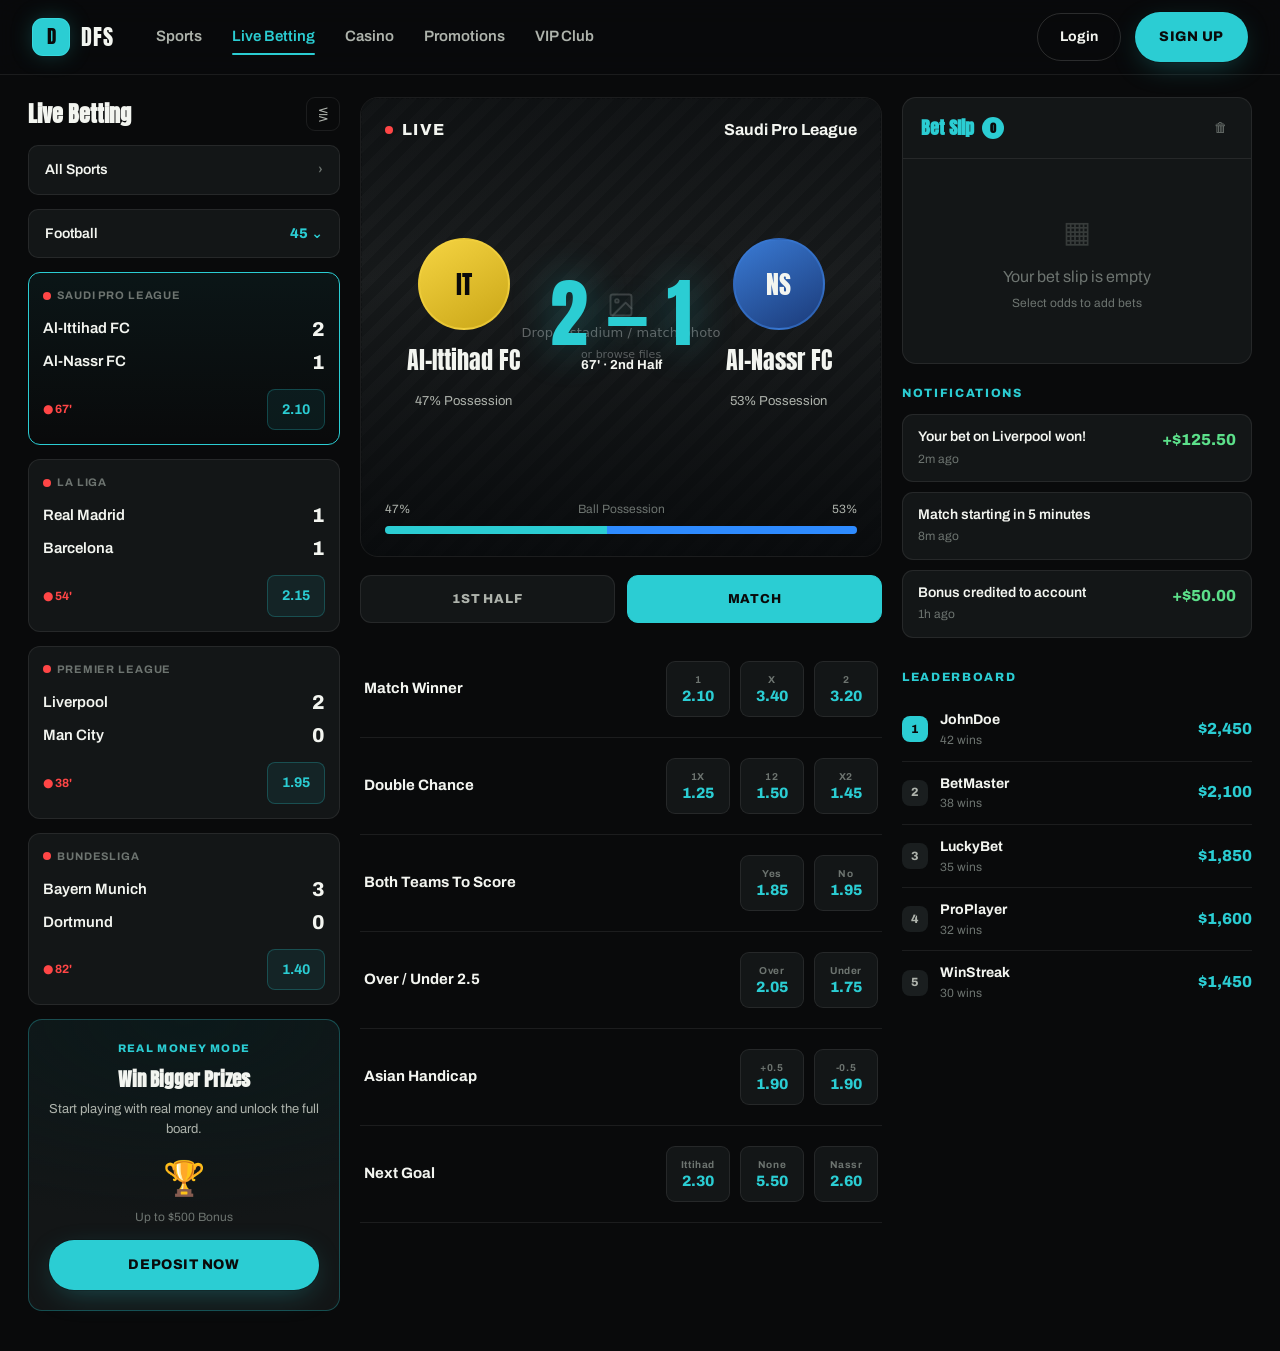
<file: Live Betting.html>
<!DOCTYPE html>
<html lang="en">
<head>
<meta charset="UTF-8">
<meta name="viewport" content="width=device-width, initial-scale=1.0">
<title>DFS — Live Betting</title>
<link rel="preconnect" href="https://fonts.googleapis.com">
<link rel="preconnect" href="https://fonts.gstatic.com" crossorigin>
<link href="https://fonts.googleapis.com/css2?family=Anton&family=Archivo:ital,wght@0,400;0,500;0,600;0,700;0,800;0,900;1,700;1,900&display=swap" rel="stylesheet">
<link rel="stylesheet" href="dfs.css">
<link rel="stylesheet" href="live.css">
</head>
<body>

<!-- ============ NAV ============ -->
<nav class="nav">
  <div class="wrap nav-inner" style="max-width:1640px">
    <a class="brand" href="DFS.html">
      <span class="brand-badge">D</span>
      <span class="brand-word">DFS</span>
    </a>
    <div class="nav-links">
      <a href="DFS.html">Sports</a>
      <a href="Live Betting.html" class="active">Live Betting</a>
      <a href="#">Casino</a>
      <a href="#">Promotions</a>
      <a href="#">VIP Club</a>
    </div>
    <div class="nav-right">
      <a href="#" class="nav-login">Login</a>
      <a href="#" class="btn btn-lime">Sign Up</a>
    </div>
  </div>
</nav>

<!-- ============ APP SHELL ============ -->
<main class="app" id="betSlip">

  <!-- ===== LEFT RAIL ===== -->
  <aside class="rail left">
    <div class="rail-head">
      <h2>Live Betting</h2>
      <button class="filt" aria-label="Filter">⋚</button>
    </div>
    <div class="select"><span>All Sports</span><span class="chev">›</span></div>
    <div class="select lime-count"><span>Football</span><span class="c">45 ⌄</span></div>

    <div class="rail-match active">
      <div class="lg"><span class="livedot"></span> Saudi Pro League</div>
      <div class="row"><span>Al-Ittihad FC</span><span class="sc">2</span></div>
      <div class="row"><span>Al-Nassr FC</span><span class="sc">1</span></div>
      <div class="foot"><span class="min2">● 67'</span><span class="odds" data-id="rl0" data-name="Al-Ittihad FC" data-mkt="Live · Win" data-odd="2.10" onclick="addBet(this)">2.10</span></div>
    </div>
    <div class="rail-match">
      <div class="lg"><span class="livedot"></span> La Liga</div>
      <div class="row"><span>Real Madrid</span><span class="sc">1</span></div>
      <div class="row"><span>Barcelona</span><span class="sc">1</span></div>
      <div class="foot"><span class="min2">● 54'</span><span class="odds" data-id="rl1" data-name="Real Madrid" data-mkt="Live · Win" data-odd="2.15" onclick="addBet(this)">2.15</span></div>
    </div>
    <div class="rail-match">
      <div class="lg"><span class="livedot"></span> Premier League</div>
      <div class="row"><span>Liverpool</span><span class="sc">2</span></div>
      <div class="row"><span>Man City</span><span class="sc">0</span></div>
      <div class="foot"><span class="min2">● 38'</span><span class="odds" data-id="rl2" data-name="Liverpool" data-mkt="Live · Win" data-odd="1.95" onclick="addBet(this)">1.95</span></div>
    </div>
    <div class="rail-match">
      <div class="lg"><span class="livedot"></span> Bundesliga</div>
      <div class="row"><span>Bayern Munich</span><span class="sc">3</span></div>
      <div class="row"><span>Dortmund</span><span class="sc">0</span></div>
      <div class="foot"><span class="min2">● 82'</span><span class="odds" data-id="rl3" data-name="Bayern Munich" data-mkt="Live · Win" data-odd="1.40" onclick="addBet(this)">1.40</span></div>
    </div>

    <div class="promo-card">
      <div class="pc-eye">Real Money Mode</div>
      <h3>Win Bigger Prizes</h3>
      <p>Start playing with real money and unlock the full board.</p>
      <div class="trophy">🏆</div>
      <div class="bonus">Up to $500 Bonus</div>
      <a href="#" class="btn btn-lime" style="width:100%;justify-content:center">Deposit Now</a>
    </div>
  </aside>

  <!-- ===== CENTER ===== -->
  <section class="center">
    <div class="live-hero">
      <image-slot id="live-stadium" class="bgslot" shape="rect" placeholder="Drop a stadium / match photo"></image-slot>
      <div class="lh-top">
        <span class="lh-live"><span class="livedot"></span> LIVE</span>
        <span class="lh-league">Saudi Pro League</span>
      </div>
      <div class="lh-body">
        <div class="lh-team">
          <div class="lh-crest" style="background:linear-gradient(150deg,#f5d442,#caa617);color:#0a0a0a;border-color:rgba(245,212,66,.6)">IT</div>
          <div class="nm">Al-Ittihad FC</div>
          <div class="poss">47% Possession</div>
        </div>
        <div class="lh-score">
          <div class="s">2 — 1</div>
          <div class="clock">67' · 2nd Half</div>
        </div>
        <div class="lh-team">
          <div class="lh-crest" style="background:linear-gradient(150deg,#3a7bd5,#1b3a78);border-color:rgba(58,123,213,.6)">NS</div>
          <div class="nm">Al-Nassr FC</div>
          <div class="poss">53% Possession</div>
        </div>
      </div>
      <div class="lh-poss">
        <div class="labels"><span>47%</span><span class="mid">Ball Possession</span><span>53%</span></div>
        <div class="poss-bar"><div class="home" style="width:47%"></div><div class="away" style="width:53%"></div></div>
      </div>
    </div>

    <div class="mkt-tabs">
      <button class="mkt-tab">1st Half</button>
      <button class="mkt-tab active">Match</button>
    </div>

    <div class="mkt-list" id="mktList"></div>
  </section>

  <!-- ===== RIGHT RAIL ===== -->
  <aside class="rail right">
    <div class="panel">
      <div class="slip-head">
        <h3>Bet Slip <span class="badge" id="slipCount">0</span></h3>
        <button class="clr" aria-label="Clear">🗑</button>
      </div>
      <div class="slip-body" id="slipBody"></div>
      <div class="slip-stake" id="slipStake">
        <div class="stake-row"><span>Combined Odds</span><b id="combinedOdds">1.00</b></div>
        <input class="stake-input" id="stakeInput" type="number" value="25" min="0" aria-label="Stake">
        <div class="quick">
          <button data-quick="10">$10</button>
          <button data-quick="25">$25</button>
          <button data-quick="50">$50</button>
          <button data-quick="100">$100</button>
        </div>
        <div class="payout-row"><span class="pl">Potential Payout</span><span class="pv" id="slipPayout">$0.00</span></div>
        <button class="btn btn-lime place">Place Bet →</button>
      </div>
    </div>

    <div class="side-block">
      <h4>Notifications</h4>
      <div class="notif"><div><div class="nx">Your bet on Liverpool won!</div><div class="nt">2m ago</div></div><div class="amt pos">+$125.50</div></div>
      <div class="notif"><div><div class="nx">Match starting in 5 minutes</div><div class="nt">8m ago</div></div></div>
      <div class="notif"><div><div class="nx">Bonus credited to account</div><div class="nt">1h ago</div></div><div class="amt pos">+$50.00</div></div>
    </div>

    <div class="side-block">
      <h4>Leaderboard</h4>
      <div class="lb-row"><span class="rk g1">1</span><div class="who"><div class="nm">JohnDoe</div><div class="wn">42 wins</div></div><span class="cash">$2,450</span></div>
      <div class="lb-row"><span class="rk">2</span><div class="who"><div class="nm">BetMaster</div><div class="wn">38 wins</div></div><span class="cash">$2,100</span></div>
      <div class="lb-row"><span class="rk">3</span><div class="who"><div class="nm">LuckyBet</div><div class="wn">35 wins</div></div><span class="cash">$1,850</span></div>
      <div class="lb-row"><span class="rk">4</span><div class="who"><div class="nm">ProPlayer</div><div class="wn">32 wins</div></div><span class="cash">$1,600</span></div>
      <div class="lb-row" style="border-bottom:none"><span class="rk">5</span><div class="who"><div class="nm">WinStreak</div><div class="wn">30 wins</div></div><span class="cash">$1,450</span></div>
    </div>
  </aside>

</main>

<script src="image-slot.js"></script>
<script>
  /* market list for the live match */
  (function () {
    const markets = [
      ["Match Winner", [["1", "2.10"], ["X", "3.40"], ["2", "3.20"]]],
      ["Double Chance", [["1X", "1.25"], ["12", "1.50"], ["X2", "1.45"]]],
      ["Both Teams To Score", [["Yes", "1.85"], ["No", "1.95"]]],
      ["Over / Under 2.5", [["Over", "2.05"], ["Under", "1.75"]]],
      ["Asian Handicap", [["+0.5", "1.90"], ["-0.5", "1.90"]]],
      ["Next Goal", [["Ittihad", "2.30"], ["None", "5.50"], ["Nassr", "2.60"]]],
    ];
    const el = document.getElementById("mktList");
    el.innerHTML = markets
      .map((m, gi) => {
        const odds = m[1]
          .map(
            (o, oi) =>
              `<button class="mkt-odd" data-id="m${gi}-${oi}" data-name="${m[0]}" data-mkt="Al-Ittihad vs Al-Nassr · ${o[0]}" data-odd="${o[1]}" onclick="addBet(this)"><span class="tag">${o[0]}</span>${o[1]}</button>`
          )
          .join("");
        return `<div class="mkt-group"><div class="lbl">${m[0]}</div><div class="mkt-odds">${odds}</div></div>`;
      })
      .join("");
  })();
</script>
<script src="app.js"></script>
</body>
</html>
</file>
<file: dfs.css>
/* ============================================================
   DFS — design tokens + base
   ============================================================ */
:root {
  /* near-black neutrals (slightly cool) */
  --bg:        #090a0b;
  --bg-2:      #0d0f10;
  --surface:   #131617;
  --surface-2: #1a1e1f;
  --raised:    #20262a;
  --line:      rgba(255,255,255,0.08);
  --line-2:    rgba(255,255,255,0.14);

  /* text */
  --ink:       #f3f5f0;
  --ink-2:     #aeb3ac;
  --ink-3:     #6d7470;

  /* accent — DFS cyan */
  --lime:      #2bcdd3;
  --lime-dim:  #1c8d92;
  --lime-glow: rgba(43,205,211,0.35);

  /* semantic */
  --live:      #ff4646;
  --up:        #5ce08a;
  --down:      #ff6a5e;

  --radius:    14px;
  --radius-sm: 9px;
  --maxw:      1280px;

  --display: "Anton", "Arial Narrow", sans-serif;
  --sans: "Archivo", system-ui, sans-serif;
}

* { box-sizing: border-box; }
html { -webkit-text-size-adjust: 100%; }
body {
  margin: 0;
  background: var(--bg);
  color: var(--ink);
  font-family: var(--sans);
  font-size: 16px;
  line-height: 1.55;
  -webkit-font-smoothing: antialiased;
  text-rendering: optimizeLegibility;
}
img { display: block; max-width: 100%; }
a { color: inherit; text-decoration: none; }
button { font-family: inherit; cursor: pointer; border: none; background: none; color: inherit; }
::selection { background: var(--lime); color: #000; }

.wrap { width: 100%; max-width: var(--maxw); margin: 0 auto; padding: 0 32px; }

/* display helpers */
.display {
  font-family: var(--display);
  font-weight: 400;
  text-transform: uppercase;
  letter-spacing: 0.01em;
  line-height: 0.92;
  font-style: normal;
}
.italic { font-style: italic; transform: skewX(-7deg); transform-origin: left bottom; display: inline-block; }
.lime { color: var(--lime); }
.eyebrow {
  font-family: var(--sans);
  font-weight: 700;
  font-size: 12px;
  letter-spacing: 0.22em;
  text-transform: uppercase;
  color: var(--ink-3);
}
.eyebrow.on-lime { color: var(--lime); }

/* buttons */
.btn {
  display: inline-flex; align-items: center; gap: 10px;
  font-family: var(--sans); font-weight: 800; font-size: 14px;
  letter-spacing: 0.04em; text-transform: uppercase;
  padding: 14px 24px; border-radius: 999px;
  transition: transform .12s ease, box-shadow .2s ease, background .2s ease;
  white-space: nowrap;
}
.btn:active { transform: translateY(1px); }
.btn-lime { background: var(--lime); color: #0a0a0a; box-shadow: 0 0 0 1px rgba(0,0,0,0.2), 0 8px 30px -8px var(--lime-glow); }
.btn-lime:hover { box-shadow: 0 0 0 1px rgba(0,0,0,0.2), 0 10px 40px -6px var(--lime-glow); transform: translateY(-1px); }
.btn-ghost { border: 1px solid var(--line-2); color: var(--ink); background: rgba(255,255,255,0.02); }
.btn-ghost:hover { border-color: var(--lime); color: var(--lime); }
.btn-arrow { font-size: 1.1em; line-height: 1; }

/* generic section */
.section { padding: 96px 0; position: relative; }
.section-head { margin-bottom: 44px; }

/* odds chip */
.odds {
  font-variant-numeric: tabular-nums;
  font-weight: 700; font-size: 14px;
  color: var(--lime);
  background: rgba(43,205,211,0.08);
  border: 1px solid rgba(43,205,211,0.25);
  border-radius: 8px;
  padding: 9px 0; min-width: 58px; text-align: center;
  transition: background .15s ease, transform .1s ease;
  cursor: pointer; display: inline-block;
}
.odds:hover { background: rgba(43,205,211,0.18); }
.odds.sel { background: var(--lime); color: #0a0a0a; border-color: var(--lime); }

/* live dot */
.livedot { width: 8px; height: 8px; border-radius: 50%; background: var(--live); box-shadow: 0 0 0 0 rgba(255,70,70,0.5); animation: pulse 1.8s infinite; display: inline-block; }
@keyframes pulse { 0% { box-shadow: 0 0 0 0 rgba(255,70,70,0.55); } 70% { box-shadow: 0 0 0 7px rgba(255,70,70,0); } 100% { box-shadow: 0 0 0 0 rgba(255,70,70,0); } }

/* brand mark */
.brand { display: inline-flex; align-items: center; gap: 11px; }
.brand-badge {
  width: 38px; height: 38px; border-radius: 11px;
  background: var(--lime);
  display: grid; place-items: center;
  font-family: var(--display); font-size: 19px; color: #0a0a0a;
  box-shadow: 0 0 24px -4px var(--lime-glow);
  position: relative;
}
.brand-badge::after { content:""; position:absolute; inset:0; border-radius:11px; border:1px solid rgba(255,255,255,0.25); mix-blend-mode: overlay; }
.brand-word { font-family: var(--display); font-size: 22px; letter-spacing: 0.04em; }

/* ============================================================ NAV */
.nav {
  position: sticky; top: 0; z-index: 50;
  background: rgba(9,10,11,0.82);
  backdrop-filter: blur(14px);
  border-bottom: 1px solid var(--line);
}
.nav-inner { display: flex; align-items: center; gap: 36px; height: 74px; }
.nav-links { display: flex; gap: 30px; margin-left: 6px; }
.nav-links a { font-weight: 600; font-size: 15px; color: var(--ink-2); position: relative; padding: 4px 0; transition: color .15s; }
.nav-links a:hover { color: var(--ink); }
.nav-links a.active { color: var(--lime); }
.nav-links a.active::after { content:""; position:absolute; left:0; right:0; bottom:-2px; height:2px; background: var(--lime); border-radius:2px; }
.nav-right { margin-left: auto; display: flex; align-items: center; gap: 14px; }
.nav-login { font-weight: 700; font-size: 14px; padding: 12px 22px; border-radius: 999px; border: 1px solid var(--line-2); white-space: nowrap; }
.nav-login:hover { border-color: var(--lime); }

/* ============================================================ TICKER */
.ticker { border-bottom: 1px solid var(--line); background: var(--bg-2); overflow: hidden; }
.ticker-track { display: flex; gap: 0; white-space: nowrap; animation: scroll 40s linear infinite; will-change: transform; }
.ticker:hover .ticker-track { animation-play-state: paused; }
@keyframes scroll { to { transform: translateX(-50%); } }
.tick { display: inline-flex; align-items: center; gap: 12px; padding: 11px 26px; border-right: 1px solid var(--line); font-size: 13px; color: var(--ink-2); }
.tick b { color: var(--ink); font-weight: 700; }
.tick .o { color: var(--lime); font-weight: 700; font-variant-numeric: tabular-nums; }
.tick .min { color: var(--live); font-weight: 700; font-size: 12px; }

@media (prefers-reduced-motion: reduce) { .ticker-track { animation: none; } }

/* ============================================================ HERO */
.hero { position: relative; overflow: hidden; padding: 80px 0 64px; }
.hero::before {
  content:""; position:absolute; inset:0;
  background:
    radial-gradient(900px 520px at 78% 30%, rgba(43,205,211,0.10), transparent 60%),
    radial-gradient(700px 600px at 10% 90%, rgba(43,205,211,0.05), transparent 55%);
  pointer-events: none;
}
.hero-grid { display: grid; grid-template-columns: 1.02fr 0.98fr; gap: 48px; align-items: center; position: relative; }
.hero h1 { margin: 18px 0 0; font-size: clamp(46px, 6vw, 88px); }
.hero h1 .row { display: block; white-space: nowrap; }
.hero h1 .italic { padding-right: 0.12em; }
.hero p.lead { color: var(--ink-2); font-size: 18px; max-width: 460px; margin: 22px 0 30px; }
.hero-cta { display: flex; align-items: center; gap: 14px; flex-wrap: wrap; }
.store-row { display: flex; gap: 12px; margin-top: 18px; }
.store {
  display: flex; align-items: center; gap: 10px;
  border: 1px solid var(--line-2); border-radius: 12px;
  padding: 9px 16px; background: rgba(255,255,255,0.02);
}
.store:hover { border-color: var(--line-2); background: rgba(255,255,255,0.05); }
.store .ico { width: 22px; height: 22px; color: var(--ink); }
.store .t { line-height: 1.1; }
.store .t small { display:block; font-size: 9px; color: var(--ink-3); letter-spacing: 0.12em; text-transform: uppercase; }
.store .t span { font-weight: 700; font-size: 14px; }

.stats { display: flex; gap: 40px; margin-top: 44px; padding-top: 30px; border-top: 1px solid var(--line); }
.stat .n { font-family: var(--display); font-size: 40px; color: var(--lime); line-height: 1; }
.stat .l { font-size: 11px; letter-spacing: 0.16em; text-transform: uppercase; color: var(--ink-3); margin-top: 8px; font-weight: 700; }

/* hero visual */
.hero-visual { position: relative; aspect-ratio: auto; height: 660px; display: flex; align-items: center; justify-content: center; }
.hero-phone { position: absolute; inset: 0; width: 100%; height: 100%; border: 0; background: transparent; pointer-events: none; }
.hero-shot {
  position: absolute; inset: 4% 8% 0 8%;
  border-radius: 22px; overflow: hidden;
  border: 1px solid var(--line-2);
  box-shadow: 0 40px 120px -30px rgba(0,0,0,0.8), 0 0 60px -20px var(--lime-glow);
}
.float-coin {
  position: absolute; width: 64px; height: 64px; border-radius: 50%;
  display: grid; place-items: center; font-family: var(--display); font-size: 22px;
  background: radial-gradient(circle at 35% 30%, #1c2426, #0c1011);
  border: 1px solid rgba(43,205,211,0.5); color: var(--lime);
  box-shadow: 0 0 30px -4px var(--lime-glow); animation: bob 4s ease-in-out infinite;
}
.float-coin.c1 { top: 6%; right: 2%; }
.float-coin.c2 { bottom: 16%; left: -1%; animation-delay: -2s; }
@keyframes bob { 50% { transform: translateY(-14px); } }

/* ============================================================ PHONE MOCKUP */
.phone {
  position: relative; width: min(310px, 80%); margin: 0 auto;
  aspect-ratio: 9 / 19; border-radius: 44px;
  background: linear-gradient(160deg, #20262a, #0a0c0d);
  padding: 11px;
  box-shadow: 0 50px 120px -30px rgba(0,0,0,0.85), 0 0 70px -28px var(--lime-glow), inset 0 0 0 1px rgba(255,255,255,0.08);
}
.phone .screen { position: relative; height: 100%; border-radius: 34px; overflow: hidden; background: radial-gradient(120% 80% at 50% 0%, #11331f 0%, #0a0f0c 45%, #070908 100%); display: flex; flex-direction: column; }
.phone .notch { position: absolute; top: 9px; left: 50%; transform: translateX(-50%); width: 92px; height: 22px; background: #000; border-radius: 0 0 14px 14px; z-index: 5; }
.scr-status { display: flex; justify-content: space-between; align-items: center; padding: 12px 18px 4px; font-size: 11px; font-weight: 700; color: var(--ink); }
.scr-status .dots { letter-spacing: 1px; opacity: .8; }
.scr-head { display: flex; justify-content: space-between; align-items: center; padding: 8px 16px; }
.scr-head .lv { display: flex; align-items: center; gap: 6px; font-size: 11px; font-weight: 800; letter-spacing: .08em; }
.scr-head .lg { font-size: 11px; color: var(--ink-2); font-weight: 600; }
.scr-match { display: grid; grid-template-columns: 1fr auto 1fr; align-items: center; gap: 8px; padding: 6px 16px 14px; }
.scr-tm { display: flex; flex-direction: column; align-items: center; gap: 7px; }
.scr-tm .cr { width: 44px; height: 44px; border-radius: 50%; display: grid; place-items: center; font-family: var(--display); font-size: 15px; color: #0a0a0a; }
.scr-tm .cr.a { background: linear-gradient(150deg,#f5d442,#caa617); }
.scr-tm .cr.b { background: linear-gradient(150deg,#3a7bd5,#1b3a78); color:#fff; }
.scr-tm .nm { font-size: 11px; font-weight: 700; }
.scr-sc { text-align: center; }
.scr-sc .n { font-family: var(--display); font-size: 30px; color: var(--lime); line-height: 1; }
.scr-sc .t { font-size: 9px; color: var(--live); font-weight: 700; }
.scr-stats { background: rgba(255,255,255,0.03); border-top: 1px solid var(--line); border-bottom: 1px solid var(--line); padding: 12px 16px; display: flex; flex-direction: column; gap: 10px; }
.scr-stat .sl { display: flex; justify-content: space-between; font-size: 10px; color: var(--ink-2); font-weight: 600; margin-bottom: 4px; }
.scr-stat .bar { height: 5px; border-radius: 4px; background: rgba(255,255,255,0.08); display: flex; }
.scr-stat .bar i { background: var(--lime); border-radius: 4px; }
.scr-stat .bar i.r { background: #3a7bd5; margin-left: auto; }
.scr-odds-h { font-size: 10px; font-weight: 800; letter-spacing: .1em; color: var(--ink-3); padding: 12px 16px 6px; }
.scr-odds { display: grid; grid-template-columns: repeat(3,1fr); gap: 8px; padding: 0 16px; }
.scr-odds .o { background: rgba(255,255,255,0.04); border: 1px solid var(--line); border-radius: 9px; text-align: center; padding: 8px 0; }
.scr-odds .o .k { font-size: 9px; color: var(--ink-3); font-weight: 700; }
.scr-odds .o .v { font-size: 13px; font-weight: 800; color: var(--lime); font-variant-numeric: tabular-nums; }
.scr-odds .o.hot { background: var(--lime); border-color: var(--lime); }
.scr-odds .o.hot .k { color: rgba(0,0,0,.55); }
.scr-odds .o.hot .v { color: #0a0a0a; }
.scr-cta { margin: auto 16px 18px; background: var(--lime); color: #0a0a0a; border-radius: 11px; text-align: center; padding: 12px; font-weight: 800; font-size: 12px; letter-spacing: .06em; }

/* promo phone — bet slip variant */
.scr-slip { padding: 14px 16px; display: flex; flex-direction: column; gap: 9px; }
.scr-slip .sh { font-family: var(--display); font-size: 16px; color: var(--lime); }
.slip-row { background: rgba(255,255,255,0.04); border: 1px solid var(--line); border-radius: 10px; padding: 9px 11px; }
.slip-row .a { display: flex; justify-content: space-between; gap: 8px; font-size: 11px; font-weight: 700; }
.slip-row .a span:first-child { white-space: nowrap; overflow: hidden; text-overflow: ellipsis; }
.slip-row .a .o2 { color: var(--lime); flex: none; }
.slip-row .b2 { font-size: 9px; color: var(--ink-3); margin-top: 4px; }
.scr-win { margin-top: auto; background: linear-gradient(160deg, rgba(92,224,138,.16), rgba(92,224,138,.04)); border: 1px solid rgba(92,224,138,.35); border-radius: 14px; padding: 16px; text-align: center; }
.scr-win .wl { font-size: 10px; color: var(--up); font-weight: 800; letter-spacing: .1em; }
.scr-win .wn { font-family: var(--display); font-size: 34px; color: var(--up); line-height: 1.1; }

/* ============================================================ SPORT TILE */
.sport-tile { position: absolute; inset: 0; overflow: hidden; }
.sport-tile::before { content:""; position:absolute; inset:0; background: repeating-linear-gradient(125deg, rgba(255,255,255,0.05) 0 2px, transparent 2px 9px); opacity:.5; }
.phone .glyph,
.sport-tile .glyph { position: absolute; right: 12px; bottom: 52px; font-family: var(--display); font-size: 52px; line-height: .8; color: rgba(255,255,255,0.09); letter-spacing: -1px; }
.tile-football   { background: radial-gradient(120% 90% at 30% 10%, #1f5132, #0b1a11); }
.tile-cricket    { background: radial-gradient(120% 90% at 30% 10%, #1d4a59, #0a1519); }
.tile-tennis     { background: radial-gradient(120% 90% at 30% 10%, #4a5520, #15170a); }
.tile-basketball { background: radial-gradient(120% 90% at 30% 10%, #5a3318, #1a0f08); }
.tile-baseball   { background: radial-gradient(120% 90% at 30% 10%, #2a3a5a, #0c111a); }

/* ============================================================ STADIUM SCENE (live page) */
.stadium-bg { position: absolute; inset: 0; z-index: 0; overflow: hidden;
  background:
    radial-gradient(60% 45% at 20% 8%, rgba(150,190,255,0.18), transparent 60%),
    radial-gradient(60% 45% at 80% 8%, rgba(150,190,255,0.18), transparent 60%),
    radial-gradient(120% 80% at 50% 120%, #0e3a2a 0%, #0a2030 45%, #060c12 100%);
}
.stadium-bg::before { content:""; position:absolute; left:50%; bottom:-30%; transform:translateX(-50%);
  width:130%; height:75%; border-radius:50%;
  background: radial-gradient(closest-side, rgba(40,120,80,0.55), rgba(20,60,45,0.2) 70%, transparent);
  box-shadow: inset 0 0 80px rgba(0,0,0,0.6);
}
.stadium-bg::after { content:""; position:absolute; inset:0;
  background:
    repeating-linear-gradient(90deg, transparent 0 38px, rgba(255,255,255,0.025) 38px 40px),
    repeating-linear-gradient(0deg, transparent 0 38px, rgba(255,255,255,0.02) 38px 40px);
  mask: radial-gradient(120% 80% at 50% 120%, #000 35%, transparent 70%);
  -webkit-mask: radial-gradient(120% 80% at 50% 120%, #000 35%, transparent 70%);
}

/* ============================================================ STRIPE / placeholder */
.ph {
  background:
    repeating-linear-gradient(135deg, rgba(255,255,255,0.035) 0 10px, rgba(255,255,255,0.06) 10px 20px),
    var(--surface);
  display: grid; place-items: center;
}
.ph .lbl { font-family: monospace; font-size: 11px; color: var(--ink-3); letter-spacing: 0.05em; text-align:center; padding: 8px; }
image-slot {
  display: block;
  background:
    repeating-linear-gradient(135deg, rgba(255,255,255,0.035) 0 10px, rgba(255,255,255,0.06) 10px 20px),
    var(--surface);
  color: rgba(255,255,255,0.5) !important;
}

/* ============================================================ SPORTS */
.sports { background: linear-gradient(180deg, var(--bg) 0%, #0c1206 50%, var(--bg) 100%); }
.sports h2 { font-size: clamp(40px, 5vw, 68px); }
.sports .sub { color: var(--ink-2); max-width: 520px; margin-top: 14px; }
.sport-grid { display: grid; grid-template-columns: repeat(5, 1fr); gap: 16px; margin-top: 48px; }
.sport-card {
  position: relative; aspect-ratio: 3/4; border-radius: var(--radius);
  overflow: hidden; border: 1px solid var(--line);
  transition: transform .2s ease, border-color .2s ease;
}
.sport-card:hover { transform: translateY(-6px); border-color: rgba(43,205,211,0.5); }
.sport-card image-slot, .sport-card .ph, .sport-card .sport-img { position: absolute; inset: 0; width: 100%; height: 100%; }
.sport-card .sport-img { object-fit: cover; z-index: 0; }
.sport-card .meta { position: absolute; left: 0; right: 0; bottom: 0; padding: 16px; z-index:2; background: linear-gradient(0deg, rgba(5,6,4,0.92) 10%, transparent); }
.sport-card .meta .name { font-family: var(--display); font-size: 22px; }
.sport-card .meta .ct { font-size: 12px; color: var(--lime); font-weight: 700; }

/* ============================================================ GAME PLAN */
.gameplan { text-align: center; }
.gameplan .timer { font-variant-numeric: tabular-nums; color: var(--ink-2); font-size: 13px; letter-spacing: 0.1em; }
.gameplan .timer b { color: var(--lime); }
.gameplan h2 { font-size: clamp(48px, 7vw, 96px); margin: 6px 0 40px; }
.matchcard {
  max-width: 760px; margin: 0 auto; border: 1px solid var(--line);
  border-radius: 20px; background: var(--surface); padding: 36px;
  background-image: radial-gradient(600px 300px at 50% -10%, rgba(43,205,211,0.06), transparent);
}
.matchcard .mc-top { display: flex; justify-content: center; gap: 60px; color: var(--ink-2); font-size: 13px; margin-bottom: 26px; }
.matchcard .mc-top b { display:block; color: var(--ink); font-weight: 700; }
.versus { display: grid; grid-template-columns: 1fr auto 1fr; align-items: center; gap: 28px; }
.team { display: flex; flex-direction: column; align-items: center; gap: 12px; }
.team .crest { width: 78px; height: 78px; border-radius: 50%; background: var(--surface-2); border: 1px solid var(--line-2); display:grid; place-items:center; font-family: var(--display); font-size: 24px; color: var(--ink-2); }
.team .tn { font-family: var(--display); font-size: 18px; }
.score { font-family: var(--display); font-size: 64px; color: var(--lime); line-height: 1; }
.score small { display:block; font-family: var(--sans); font-size: 12px; color: var(--ink-3); font-weight: 600; letter-spacing: .1em; margin-top: 6px;}

/* ============================================================ LIVE MATCHES TABLE */
.lm-head { display: flex; align-items: center; justify-content: space-between; margin-bottom: 22px; }
.lm-head .lt { display: flex; align-items: center; gap: 14px; }
.lm-head h2 { font-family: var(--display); font-size: 34px; }
.table { border: 1px solid var(--line); border-radius: var(--radius); overflow: hidden; background: var(--surface); }
.thead, .trow { display: grid; grid-template-columns: 120px 1fr 90px 70px repeat(3, 1fr) 90px; align-items: center; gap: 12px; padding: 0 22px; }
.thead { height: 46px; background: var(--bg-2); font-size: 11px; letter-spacing: 0.14em; text-transform: uppercase; color: var(--ink-3); font-weight: 700; }
.trow { height: 74px; border-top: 1px solid var(--line); transition: background .15s; }
.trow:hover { background: rgba(255,255,255,0.02); }
.lg-chip { font-size: 11px; font-weight: 700; color: var(--lime); border: 1px solid rgba(43,205,211,0.3); border-radius: 6px; padding: 4px 9px; justify-self: start; }
.match-cell { min-width: 0; }
.match-cell .m1 { font-weight: 700; white-space: nowrap; overflow: hidden; text-overflow: ellipsis; }
.match-cell .m2 { font-size: 12px; color: var(--ink-3); }
.sc { font-family: var(--display); font-size: 20px; }
.tm { color: var(--live); font-weight: 700; font-size: 13px; font-variant-numeric: tabular-nums; }
.bet-btn { background: var(--lime); color: #0a0a0a; font-weight: 800; font-size: 12px; letter-spacing: .08em; padding: 9px 0; border-radius: 8px; text-align:center; }
.bet-btn:hover { box-shadow: 0 6px 22px -8px var(--lime-glow); }

/* ============================================================ SPONSORS */
.sponsors { padding: 54px 0; border-top: 1px solid var(--line); border-bottom: 1px solid var(--line); }
.sponsor-row { display: flex; align-items: center; justify-content: space-between; gap: 30px; opacity: 0.55; flex-wrap: wrap; }
.sponsor-row .s { font-family: var(--display); font-size: 22px; color: var(--ink-2); letter-spacing: 0.06em; }

/* ============================================================ PROMO */
.promo { position: relative; overflow:hidden; }
.promo::before { content:""; position:absolute; inset:0; background: radial-gradient(700px 400px at 75% 50%, rgba(43,205,211,0.10), transparent 60%); }
.promo-grid { display: grid; grid-template-columns: 1fr 1fr; gap: 40px; align-items: center; position: relative; }
.promo .eyebrow { color: var(--lime); }
.promo h2 { font-size: clamp(36px, 4.5vw, 60px); margin: 16px 0; }
.promo p { color: var(--ink-2); max-width: 420px; margin-bottom: 26px; }
.promo-visual { position: relative; aspect-ratio: auto; height: 620px; display: flex; align-items: center; justify-content: center; }
.promo-phone { position: absolute; inset: 0; width: 100%; height: 100%; border: 0; background: transparent; pointer-events: none; }
.promo-visual .freebadge {
  position: absolute; right: 4%; top: 30%; z-index: 2; font-family: var(--display); font-size: 38px; color: var(--lime);
  text-shadow: 0 0 40px var(--lime-glow);
}

/* ============================================================ FOOTER */
footer { background: var(--bg-2); border-top: 1px solid var(--line); padding: 72px 0 40px; }
.foot-grid { display: grid; grid-template-columns: 1.4fr repeat(3, 1fr); gap: 40px; }
.foot-brand p { color: var(--ink-3); font-size: 14px; max-width: 260px; margin: 18px 0; }
.socials { display: flex; gap: 10px; }
.socials a { width: 38px; height: 38px; border-radius: 10px; border: 1px solid var(--line); display: grid; place-items: center; color: var(--ink-2); }
.socials a:hover { border-color: var(--lime); color: var(--lime); }
.foot-col h4 { font-size: 12px; letter-spacing: 0.16em; text-transform: uppercase; color: var(--ink-3); margin: 0 0 18px; }
.foot-col a { display: block; color: var(--ink-2); font-size: 14px; padding: 6px 0; }
.foot-col a:hover { color: var(--lime); }
.news { margin-top: 56px; border-top: 1px solid var(--line); padding-top: 32px; display: flex; align-items: center; justify-content: space-between; gap: 24px; flex-wrap: wrap; }
.news .nt h4 { font-family: var(--display); font-size: 26px; margin: 0 0 4px; }
.news .nt p { color: var(--ink-3); font-size: 13px; margin:0; }
.news-form { display: flex; gap: 10px; }
.news-form input { background: var(--surface); border: 1px solid var(--line-2); border-radius: 999px; padding: 13px 22px; color: var(--ink); min-width: 280px; font-family: inherit; }
.news-form input::placeholder { color: var(--ink-3); }
.pay-row { margin-top: 40px; padding-top: 28px; border-top: 1px solid var(--line); display:flex; gap: 22px; flex-wrap: wrap; align-items:center; }
.pay-row .p { font-weight: 700; font-size: 13px; color: var(--ink-3); }
.legal { margin-top: 30px; display:flex; gap: 24px; flex-wrap: wrap; color: var(--ink-3); font-size: 12px; }
.legal .badge18 { border: 1px solid var(--ink-3); border-radius: 50%; width: 26px; height: 26px; display:grid; place-items:center; font-weight: 800; font-size: 11px; }

/* image-slot remove affordance (overlay, since card clips the built-in control) */
.slot-remove {
  position: absolute; z-index: 6; width: 30px; height: 30px; border-radius: 50%;
  background: rgba(0,0,0,0.72); color: #fff; border: 1px solid rgba(255,255,255,0.28);
  display: none; align-items: center; justify-content: center; cursor: pointer;
  font-size: 13px; line-height: 1; backdrop-filter: blur(4px);
}
.slot-remove.show { display: flex; }
.slot-remove:hover { background: var(--lime); color: #04211f; border-color: var(--lime); }

/* ============================================================ HOW IT WORKS */
.steps { display: grid; grid-template-columns: repeat(3, 1fr); gap: 18px; margin-top: 48px; }
.step { background: var(--surface); border: 1px solid var(--line); border-radius: 18px; padding: 30px 26px; position: relative; }
.step .num { font-family: var(--display); font-size: 52px; color: var(--lime); line-height: 1; }
.step h3 { font-size: 21px; margin: 16px 0 8px; }
.step p { color: var(--ink-2); font-size: 14px; line-height: 1.55; margin: 0; }
.step .ic { position: absolute; top: 30px; right: 26px; width: 28px; height: 28px; color: var(--lime); }
.step .ic svg { width: 100%; height: 100%; }

/* ============================================================ TRENDING PICKS */
.picks-grid { display: grid; grid-template-columns: repeat(3, 1fr); gap: 16px; margin-top: 40px; }
.pick-card { background: linear-gradient(150deg, #155a5f 0%, #0e3a3e 60%, #0a2c30 100%); border: 1px solid rgba(43,205,211,0.18); border-radius: 16px; padding: 18px; }
.pick-top { display: flex; gap: 12px; align-items: center; }
.pick-av { width: 50px; height: 50px; border-radius: 12px; background: #0c2c2e; border: 1px solid rgba(43,205,211,0.25); display: grid; place-items: center; font-weight: 800; color: #7fe3e8; flex-shrink: 0; }
.pick-name { font-weight: 800; font-size: 16px; }
.pick-meta { font-size: 12px; color: #bfeef0; font-weight: 600; margin-top: 2px; }
.pick-meta .badge-sport { background: rgba(0,0,0,0.35); color: #cfeff0; padding: 2px 7px; border-radius: 6px; font-size: 10px; font-weight: 800; letter-spacing: .05em; margin-right: 6px; }
.pick-stat { display: flex; align-items: center; gap: 10px; background: rgba(0,0,0,0.25); border-radius: 10px; padding: 11px 13px; margin: 14px 0; }
.pick-stat .v { font-size: 20px; font-weight: 800; font-variant-numeric: tabular-nums; }
.pick-stat .l { font-size: 12px; color: #bfeef0; font-weight: 600; }
.pick-ml { display: flex; gap: 10px; }
.pick-ml button { flex: 1; border: 1.5px solid rgba(255,255,255,0.18); background: rgba(0,0,0,0.22); color: var(--ink); border-radius: 11px; padding: 12px; font-weight: 800; font-size: 14px; cursor: pointer; font-family: var(--sans); display: flex; align-items: center; justify-content: center; gap: 6px; transition: all .12s; }
.pick-ml button svg { width: 14px; height: 14px; }
.pick-ml button:hover { border-color: var(--lime); color: var(--lime); }
.pick-ml button.on { background: var(--lime); color: #04211f; border-color: var(--lime); }

/* ============================================================ FLEX / POWER */
.plays { display: grid; grid-template-columns: 1fr 1fr; gap: 20px; margin-top: 40px; }
.play { background: var(--surface); border: 1px solid var(--line); border-radius: 18px; padding: 30px; position: relative; }
.play.feat { border-color: var(--lime); box-shadow: 0 0 0 1px var(--lime), 0 20px 50px -24px var(--lime-glow); }
.play .ptag { position: absolute; top: 24px; right: 24px; font-size: 11px; font-weight: 800; letter-spacing: .1em; text-transform: uppercase; color: #04211f; background: var(--lime); padding: 4px 10px; border-radius: 999px; }
.play h3 { font-size: 24px; margin: 0 0 8px; }
.play .pdesc { color: var(--ink-2); font-size: 14px; margin: 0 0 20px; line-height: 1.5; max-width: 90%; }
.play .prow { display: flex; align-items: center; justify-content: space-between; padding: 13px 0; border-top: 1px solid var(--line); }
.play .prow .pl { color: var(--ink-2); font-size: 14px; font-weight: 600; }
.play .prow .px { color: var(--lime); font-weight: 800; font-size: 16px; font-variant-numeric: tabular-nums; }

/* ============================================================ responsive */

/* hamburger toggle + in-drawer CTA — hidden on desktop */
.nav-toggle { display: none; }
.nav-cta { display: none; }

/* ---- ≤1024px: tighten the rhythm, drop the sport grid to 3 columns ---- */
@media (max-width: 1024px) {
  .wrap { padding: 0 24px; }
  .section { padding: 78px 0; }
  .hero { padding: 56px 0 48px; }
  .hero-grid { gap: 34px; }
  .hero-visual { height: 560px; }
  .promo-visual { height: 540px; }
  .sport-grid { grid-template-columns: repeat(3, 1fr); }
  .stats { gap: 30px; }
}

/* ---- ≤900px: stack the split layouts, swap nav for a drawer ---- */
@media (max-width: 900px) {
  .hero-grid, .promo-grid { grid-template-columns: 1fr; }
  /* the live-app iframe preview relies on desktop iframe-viewport behaviour;
     touch browsers force width=device-width on it and it renders oversized,
     so hide it on tablet + mobile (desktop keeps the working preview) */
  .hero-visual, .promo-visual { display: none; }
  .hero p.lead, .promo p, .sports .sub { max-width: 560px; }
  .steps, .picks-grid, .plays { grid-template-columns: 1fr; }
  .foot-grid { grid-template-columns: 1fr 1fr; }
  .foot-brand { grid-column: 1 / -1; }

  /* hamburger button */
  .nav-inner { gap: 14px; }
  .nav-toggle {
    display: inline-flex; flex-direction: column;
    align-items: center; justify-content: center; gap: 5px;
    width: 42px; height: 42px; border-radius: 10px;
    border: 1px solid var(--line-2); background: rgba(255,255,255,0.02);
    flex-shrink: 0;
  }
  .nav-toggle span {
    display: block; width: 20px; height: 2px; border-radius: 2px;
    background: var(--ink); transition: transform .25s ease, opacity .2s ease;
  }
  .nav-toggle.open span:nth-child(1) { transform: translateY(7px) rotate(45deg); }
  .nav-toggle.open span:nth-child(2) { opacity: 0; }
  .nav-toggle.open span:nth-child(3) { transform: translateY(-7px) rotate(-45deg); }

  /* slide-down drawer panel */
  .nav-links {
    position: absolute; top: 100%; left: 0; right: 0;
    flex-direction: column; gap: 0; margin: 0; padding: 6px 0;
    background: rgba(9,10,11,0.98); backdrop-filter: blur(16px);
    border-bottom: 1px solid var(--line);
    box-shadow: 0 24px 50px -24px rgba(0,0,0,0.8);
    transform: translateY(-10px); opacity: 0; visibility: hidden; pointer-events: none;
    transition: opacity .22s ease, transform .22s ease, visibility 0s linear .22s;
    max-height: calc(100vh - 74px); overflow-y: auto;
  }
  .nav-links.open {
    transform: none; opacity: 1; visibility: visible; pointer-events: auto;
    transition: opacity .22s ease, transform .22s ease, visibility 0s;
  }
  .nav-links a { padding: 14px 24px; font-size: 16px; }
  .nav-links a.active::after { display: none; }
}

/* ---- ≤640px: single column, smaller type, full-width CTAs ---- */
@media (max-width: 640px) {
  .wrap { padding: 0 18px; }
  .section { padding: 56px 0; }
  .section-head { margin-bottom: 30px; }
  .hero { padding: 36px 0; }
  .hero h1 { font-size: clamp(36px, 11vw, 58px); }
  .hero h1 .row { white-space: normal; }
  .hero p.lead { font-size: 16px; margin: 18px 0 26px; }
  .hero-cta .btn { flex: 1 1 auto; justify-content: center; }
  .float-coin { display: none; }
  .stats { gap: 20px 28px; margin-top: 30px; padding-top: 22px; }
  .stat .n { font-size: 30px; }
  .store-row { flex-wrap: wrap; }
  .sport-grid { grid-template-columns: repeat(2, 1fr); gap: 12px; }
  /* on phones the top bar is just brand + hamburger; CTA moves into the drawer */
  .nav-login { display: none; }
  .nav-right .btn-lime { display: none; }
  .nav-links .nav-cta { display: inline-flex; justify-content: center; margin: 10px 24px 12px; }
  .lm-head { flex-wrap: wrap; gap: 14px; }
  .lm-head .btn-ghost { width: 100%; justify-content: center; }
  .foot-grid { grid-template-columns: 1fr; }
  .news { flex-direction: column; align-items: flex-start; }
  .news-form { width: 100%; }
  .news-form input { min-width: 0; flex: 1; }
}

/* ---- ≤400px: very small phones ---- */
@media (max-width: 400px) {
  .wrap { padding: 0 14px; }
  .brand-word { font-size: 20px; }
  .hero h1 { font-size: clamp(28px, 9.4vw, 40px); }
  .btn { padding: 13px 20px; }
  .nav-right .btn-lime { padding: 11px 16px; font-size: 13px; }
}
</file>
<file: live.css>
/* ============================================================
   DFS — Live Betting in-app interface
   ============================================================ */
.app {
  display: grid;
  grid-template-columns: 312px 1fr 350px;
  gap: 20px;
  max-width: 1640px;
  margin: 0 auto;
  padding: 22px 28px 40px;
  align-items: start;
}
.rail { display: flex; flex-direction: column; gap: 14px; }

/* ---- left rail ---- */
.rail-head { display: flex; align-items: center; justify-content: space-between; }
.rail-head h2 { font-family: var(--display); font-size: 22px; margin: 0; }
.rail-head .filt { width: 34px; height: 34px; border-radius: 9px; border: 1px solid var(--line); display: grid; place-items: center; color: var(--ink-2); }
.rail-head .filt:hover { border-color: var(--lime); color: var(--lime); }

.select {
  display: flex; align-items: center; justify-content: space-between;
  background: var(--surface); border: 1px solid var(--line);
  border-radius: 10px; padding: 13px 16px; font-weight: 600; font-size: 14px; cursor: pointer;
}
.select:hover { border-color: var(--line-2); }
.select.lime-count .c { color: var(--lime); font-weight: 800; }
.select .chev { color: var(--ink-3); }

.rail-match {
  background: var(--surface); border: 1px solid var(--line);
  border-radius: 12px; padding: 14px; cursor: pointer;
  transition: border-color .15s, background .15s;
}
.rail-match:hover { border-color: var(--line-2); }
.rail-match.active { border-color: var(--lime); background: linear-gradient(180deg, rgba(43,205,211,0.06), transparent); }
.rail-match .lg { font-size: 11px; font-weight: 700; letter-spacing: .08em; text-transform: uppercase; color: var(--ink-3); margin-bottom: 8px; display:flex; align-items:center; gap:6px; }
.rail-match .row { display: flex; align-items: center; justify-content: space-between; font-weight: 600; font-size: 15px; padding: 1px 0; }
.rail-match .row .sc { font-family: var(--sans); font-weight: 800; color: var(--ink); font-variant-numeric: tabular-nums; }
.rail-match .foot { display: flex; align-items: center; justify-content: space-between; margin-top: 10px; }
.rail-match .min2 { color: var(--live); font-size: 12px; font-weight: 700; }

.promo-card {
  border: 1px solid rgba(43,205,211,0.3); border-radius: 14px;
  background: radial-gradient(400px 200px at 50% 0, rgba(43,205,211,0.08), var(--surface));
  padding: 20px; text-align: center;
}
.promo-card .pc-eye { font-size: 11px; font-weight: 800; letter-spacing: .12em; text-transform: uppercase; color: var(--lime); }
.promo-card h3 { font-family: var(--display); font-size: 19px; margin: 8px 0 4px; }
.promo-card p { color: var(--ink-2); font-size: 13px; margin: 0 0 14px; }
.promo-card .trophy { font-size: 34px; margin: 6px 0 2px; }
.promo-card .bonus { font-size: 12px; color: var(--ink-3); margin-bottom: 14px; }

/* ---- center ---- */
.center { display: flex; flex-direction: column; gap: 18px; }
.live-hero {
  position: relative; border-radius: 18px; overflow: hidden;
  border: 1px solid var(--line); min-height: 460px; display: flex; flex-direction: column;
}
.live-hero .bgslot { position: absolute; inset: 0; width: 100%; height: 100%; z-index: 0; }
.live-hero::after { content:""; position:absolute; inset:0; z-index:1; background: linear-gradient(180deg, rgba(6,8,10,0.55) 0%, rgba(6,8,10,0.2) 40%, rgba(6,8,10,0.85) 100%); pointer-events:none; }
.lh-top { position: relative; z-index: 2; display: flex; justify-content: space-between; padding: 20px 24px; }
.lh-live { display: flex; align-items: center; gap: 9px; font-weight: 800; letter-spacing: .08em; }
.lh-league { font-weight: 700; color: var(--ink); }
.lh-body { position: relative; z-index: 2; flex: 1; display: grid; grid-template-columns: 1fr auto 1fr; align-items: center; gap: 20px; padding: 10px 36px 24px; }
.lh-team { display: flex; flex-direction: column; align-items: center; gap: 12px; text-align: center; }
.lh-crest { width: 92px; height: 92px; border-radius: 50%; background: rgba(0,0,0,0.4); border: 2px solid rgba(255,255,255,0.25); display:grid; place-items:center; font-family: var(--display); font-size: 26px; backdrop-filter: blur(4px); }
.lh-team .nm { font-family: var(--display); font-size: 24px; }
.lh-team .poss { font-size: 13px; color: var(--ink-2); }
.lh-score { text-align: center; }
.lh-score .s { font-family: var(--display); font-size: 76px; color: var(--lime); line-height: 1; text-shadow: 0 0 40px var(--lime-glow); white-space: nowrap; }
.lh-score .clock { font-size: 13px; color: var(--ink); font-weight: 700; margin-top: 4px; }
.lh-poss { position: relative; z-index: 2; padding: 0 24px 22px; }
.lh-poss .labels { display: flex; justify-content: space-between; font-size: 12px; color: var(--ink-2); margin-bottom: 7px; }
.lh-poss .labels .mid { color: var(--ink-3); }
.poss-bar { height: 8px; border-radius: 6px; overflow: hidden; display: flex; background: rgba(255,255,255,0.1); }
.poss-bar .home { background: var(--lime); }
.poss-bar .away { background: #2e8bff; }

/* market tabs + list */
.mkt-tabs { display: grid; grid-template-columns: 1fr 1fr; gap: 12px; }
.mkt-tab { background: var(--surface); border: 1px solid var(--line); border-radius: 11px; padding: 16px; font-weight: 800; letter-spacing: .06em; text-transform: uppercase; font-size: 13px; color: var(--ink-2); transition: all .15s; }
.mkt-tab.active { background: var(--lime); color: #0a0a0a; border-color: var(--lime); }
.mkt-list { display: flex; flex-direction: column; }
.mkt-group {
  display: grid; grid-template-columns: 1fr auto; align-items: center; gap: 16px;
  padding: 20px 4px; border-bottom: 1px solid var(--line);
}
.mkt-group .lbl { font-weight: 700; font-size: 15px; }
.mkt-odds { display: flex; gap: 10px; }
.mkt-odd {
  min-width: 64px; padding: 12px 6px; border-radius: 9px;
  background: var(--surface); border: 1px solid var(--line);
  font-variant-numeric: tabular-nums; font-weight: 800; font-size: 15px;
  color: var(--lime); cursor: pointer; transition: all .12s; text-align: center;
}
.mkt-odd:hover { border-color: var(--lime); background: rgba(43,205,211,0.08); }
.mkt-odd.sel { background: var(--lime); color: #0a0a0a; border-color: var(--lime); }
.mkt-odd .tag { display:block; font-size: 10px; font-weight: 700; color: var(--ink-3); letter-spacing: .06em; margin-bottom: 3px; }
.mkt-odd.sel .tag { color: rgba(0,0,0,0.6); }

/* ---- right rail / bet slip ---- */
.panel { background: var(--surface); border: 1px solid var(--line); border-radius: 14px; }
.slip-head { display: flex; align-items: center; justify-content: space-between; padding: 16px 18px; border-bottom: 1px solid var(--line); }
.slip-head h3 { font-family: var(--display); font-size: 18px; margin: 0; color: var(--lime); display:flex; align-items:center; gap:8px; white-space: nowrap; }
.slip-head .badge { background: var(--lime); color: #0a0a0a; font-weight: 800; font-size: 12px; border-radius: 999px; min-width: 22px; height: 22px; display:grid; place-items:center; padding: 0 6px; }
.slip-head .clr { color: var(--ink-3); }
.slip-head .clr:hover { color: var(--live); }
.slip-body { padding: 14px; min-height: 120px; }
.slip-empty { text-align: center; color: var(--ink-3); padding: 36px 12px; }
.slip-empty-ico { font-size: 30px; opacity: .4; margin-bottom: 10px; }
.slip-empty small { display: block; font-size: 12px; margin-top: 4px; }
.slip-item { background: var(--bg-2); border: 1px solid var(--line); border-radius: 10px; padding: 12px; margin-bottom: 10px; }
.si-top { display: flex; justify-content: space-between; align-items: flex-start; gap: 8px; }
.si-name { font-weight: 700; font-size: 14px; }
.si-x { color: var(--ink-3); font-size: 12px; }
.si-x:hover { color: var(--live); }
.si-bot { display: flex; justify-content: space-between; align-items: center; margin-top: 6px; }
.si-mkt { font-size: 12px; color: var(--ink-3); }
.si-odd { font-weight: 800; color: var(--lime); font-variant-numeric: tabular-nums; }
.slip-stake { padding: 0 14px 16px; display: none; }
.stake-row { display: flex; justify-content: space-between; align-items: center; font-size: 13px; color: var(--ink-2); margin: 12px 0 8px; }
.stake-row b { color: var(--ink); font-variant-numeric: tabular-nums; }
.stake-input { width: 100%; background: var(--bg-2); border: 1px solid var(--line-2); border-radius: 10px; padding: 13px 16px; color: var(--ink); font-family: inherit; font-size: 16px; font-weight: 700; }
.quick { display: flex; gap: 8px; margin: 10px 0; }
.quick button { flex: 1; padding: 9px 0; border-radius: 8px; border: 1px solid var(--line); color: var(--ink-2); font-weight: 700; font-size: 13px; }
.quick button:hover { border-color: var(--lime); color: var(--lime); }
.payout-row { display: flex; justify-content: space-between; align-items: center; padding: 14px 0; border-top: 1px solid var(--line); margin-top: 6px; }
.payout-row .pl { color: var(--ink-2); font-size: 14px; }
.payout-row .pv { font-family: var(--display); font-size: 26px; color: var(--lime); }
.place { width: 100%; }

/* notifications + leaderboard */
.side-block { margin-top: 6px; }
.side-block h4 { font-size: 12px; letter-spacing: .14em; text-transform: uppercase; color: var(--lime); margin: 0 0 12px; font-weight: 800; }
.notif { background: var(--surface); border: 1px solid var(--line); border-radius: 11px; padding: 13px 15px; margin-bottom: 10px; display: flex; justify-content: space-between; align-items: flex-start; gap: 10px; }
.notif .nx { font-size: 14px; font-weight: 600; line-height: 1.3; }
.notif .nt { font-size: 12px; color: var(--ink-3); margin-top: 3px; }
.notif .amt { font-weight: 800; font-variant-numeric: tabular-nums; white-space: nowrap; }
.notif .amt.pos { color: var(--up); }
.lb-row { display: flex; align-items: center; gap: 12px; padding: 11px 0; border-bottom: 1px solid var(--line); }
.lb-row .rk { width: 26px; height: 26px; border-radius: 8px; display:grid; place-items:center; font-weight: 800; font-size: 12px; background: var(--surface-2); color: var(--ink-2); }
.lb-row .rk.g1 { background: var(--lime); color: #0a0a0a; }
.lb-row .who { flex: 1; }
.lb-row .who .nm { font-weight: 700; font-size: 14px; }
.lb-row .who .wn { font-size: 12px; color: var(--ink-3); }
.lb-row .cash { font-weight: 800; color: var(--lime); font-variant-numeric: tabular-nums; }

@media (max-width: 1200px) {
  .app { grid-template-columns: 1fr 340px; }
  .rail.left { display: none; }
}
@media (max-width: 860px) {
  .app { grid-template-columns: 1fr; }
  .rail.right { order: 2; }
}
</file>
